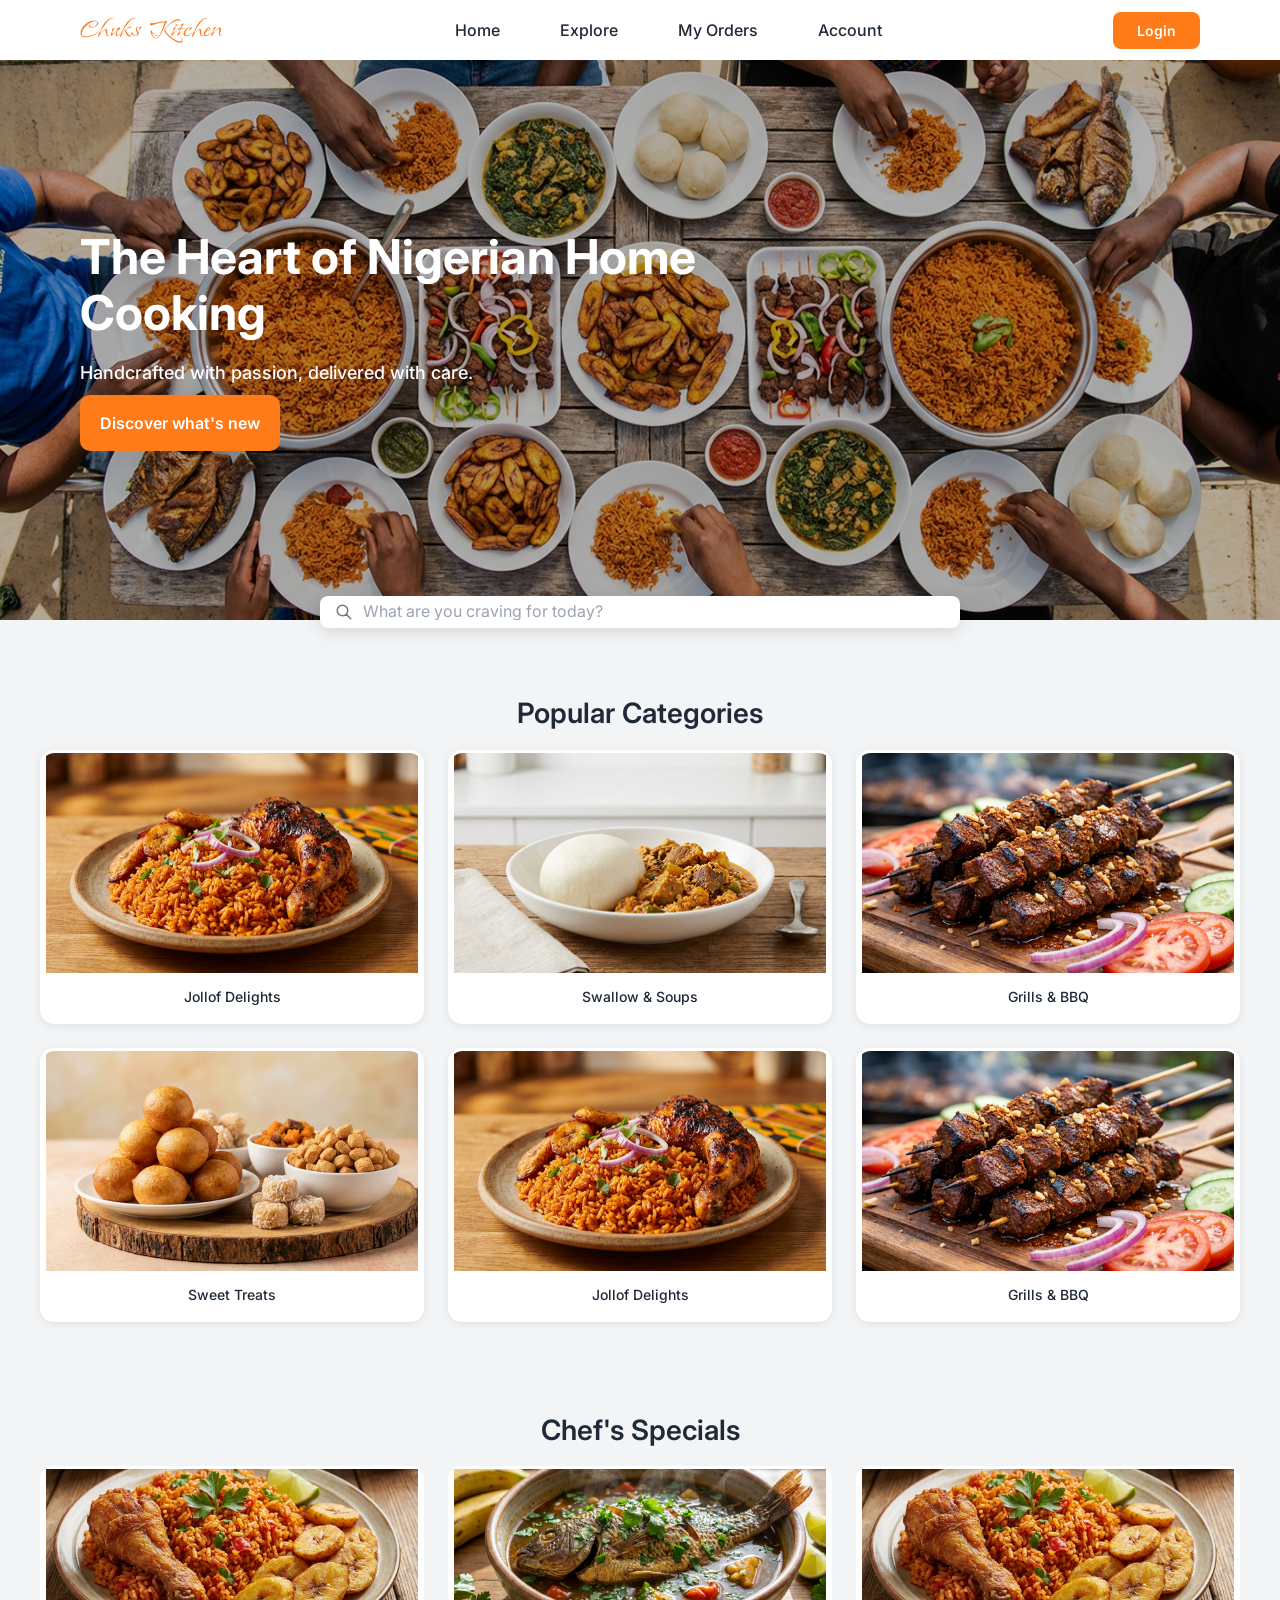
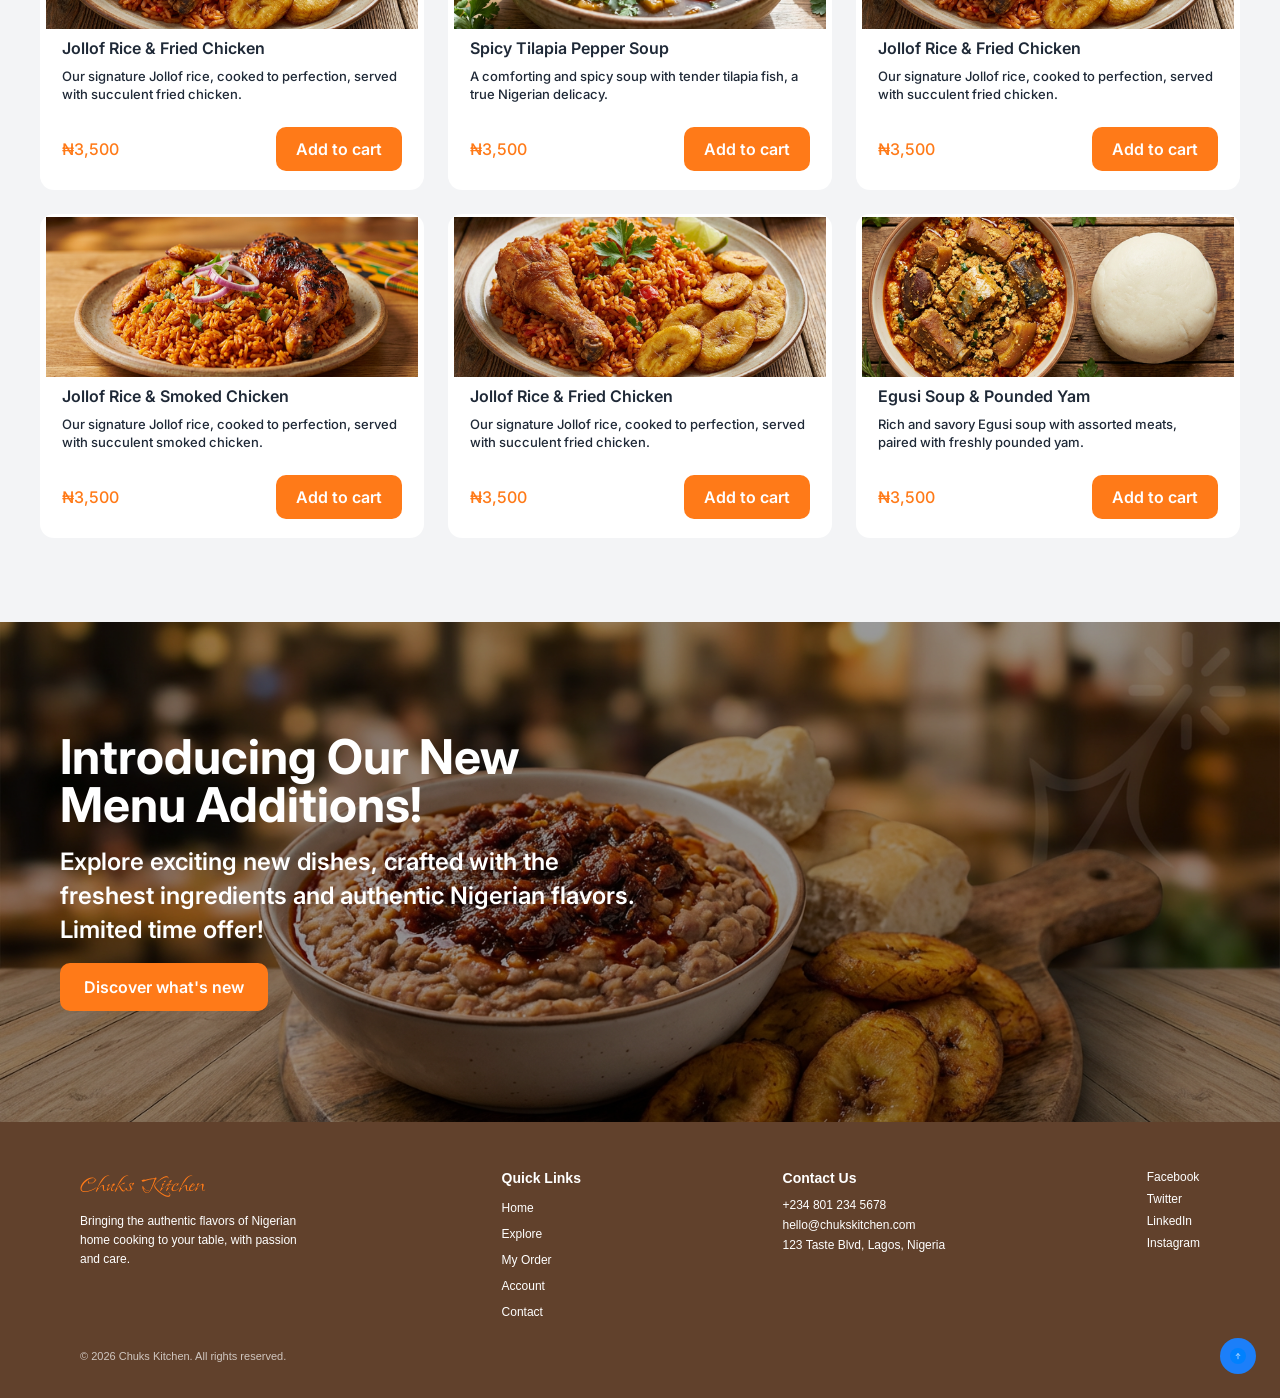
<file: Home_design/index.html>
<!DOCTYPE html>
<html lang="en">
<head>
    <meta charset="UTF-8">
    <meta name="viewport" content="width=device-width, initial-scale=1.0">
    <meta name="description" content="Order authentic Nigerian meals from Chuks Kitchen: jollof rice, soups and swallow, grills and BBQ, handcrafted with passion and delivered with care.">
    <meta property="og:type" content="website">
    <meta property="og:title" content="Chuks Kitchen | Authentic Nigerian Home Cooking, Delivered">
    <meta property="og:description" content="Order authentic Nigerian meals from Chuks Kitchen: jollof rice, soups and swallow, grills and BBQ, handcrafted with passion and delivered with care.">
    <meta property="og:url" content="https://home-chuks-kitchen.netlify.app/">

    <title>Chuks Kitchen | Authentic Nigerian Home Cooking, Delivered</title>
    <link rel="stylesheet" href="home.css">
    <link rel="canonical" href="https://home-chuks-kitchen.netlify.app/">

    <!-- FONTS -->
    <link rel="preconnect" href="https://fonts.googleapis.com">
    <link rel="preconnect" href="https://fonts.gstatic.com" crossorigin>
    <link href="https://fonts.googleapis.com/css2?family=Island+Moments&display=swap" rel="stylesheet">

    <link rel="preconnect" href="https://fonts.googleapis.com">
    <link rel="preconnect" href="https://fonts.gstatic.com" crossorigin>
    <link href="https://fonts.googleapis.com/css2?family=Inter:ital,opsz,wght@0,14..32,100..900;1,14..32,100..900&display=swap" rel="stylesheet">

</head>
<body>
    <main class="wrapper">

        <header class="logo">
            <h2>chuks kitchen</h2>
            <nav>
                <img src="assets/Menu-icon.svg" alt="Open menu" class="hamburger">
                <ul class="nav-links">
                    <li><a href="#">Home</a></li>
                    <li><a href="#">Explore</a></li>
                    <li><a href="#">My Orders</a></li>
                    <li><a href="#">Account</a></li>
                </ul>

            </nav>
            <button class="login-btn">Login</button>
        </header>

        <section class="hero">
            <picture>
                <source srcset="assets/img/hero-desktop.png" media="(min-width: 1024px)">
                <img src="assets/img/hero-mobile.png" alt="Table spread with Nigerian dishes including jollof rice, grilled meat and soups" class="hero-image">  
            </picture>
            
            <div class="hero-content">
                
                <h1>The Heart of Nigerian Home Cooking</h1>
                <p>Handcrafted with passion, delivered with care.</p>
                <button class="discover">Discover what's new</button>

            </div>

        </section>

        <div class="search-wrapper">
            
            <img class="search-icon" src="assets/search-icon.svg" alt="">
            <input type="search" name="search-box" class="search-box" placeholder="What are you craving for today?" aria-label="Search for a dish">
            
        </div>
        
        <section class="categories">
            <h2 class="categories-title">Popular Categories</h2>

            <div class="categories-list">

                <div class="category-card">
                    <img src="assets/img/jollof.png" alt="Jollof rice served with fried chicken">
                    <p>Jollof Delights</p>
                </div>

                <div class="category-card">
                    <img src="assets/img/swallow.png" alt="Swallow served with Nigerian soup">
                    <p>Swallow & Soups</p>
                </div>

                <div class="category-card">
                    <img src="assets/img/grills.png" alt="Grilled skewers and BBQ">
                    <p>Grills & BBQ</p>
                </div>

                <!-- DESKTOP ONLY CARDS -->
                
                <div class="category-card desktop-only">
                    <img src="assets/img/sweet-treats.png" alt="Sweet Treats">
                    <p>Sweet Treats</p>
                </div>

                <div class="category-card desktop-only">
                    <img src="assets/img/jollof.png" alt="Jollof rice served with fried chicken">
                    <p>Jollof Delights</p>
                </div>

                <div class="category-card desktop-only">
                    <img src="assets/img/grills.png" alt="Grilled skewers and BBQ">
                    <p>Grills & BBQ</p>
                </div>

            </div>

            <a href="#" class="view-all">View All Categories</a>

        </section>

        
        <section class="specials">
            <h2 class="specials-title">Chef's Specials</h2>

            <div class="specials-list">

                <div class="specials-card">
                    <img src="assets/img/jollof-&-fried-chicken.png" alt="Jollof rice served with fried chicken">
                    <h3>Jollof Rice & Fried Chicken</h3>
                    <p>Our signature Jollof rice, cooked to perfection, served with succulent fried chicken.</p>
                    <div class="order">
                        <span class="price">₦3,500</span>
                        <button class="add-to-cart-btn">Add to cart</button>
                    </div>
                </div>

                <div class="specials-card">
                    <img src="assets/img/pepper-soup.png" alt="spicy tilapia pepper soup in a bowl">
                    <h3>Spicy Tilapia Pepper Soup</h3>
                    <p>A comforting and spicy soup with tender tilapia fish, a true Nigerian delicacy.</p>
                    <div class="order">
                        <span class="price">₦3,500</span>
                        <button class="add-to-cart-btn">Add to cart</button>
                    </div>
                </div>

                <div class="specials-card">
                    <img src="assets/img/jollof-&-fried-chicken.png" alt="Jollof rice served with fried chicken">
                    <h3>Jollof Rice & Fried Chicken</h3>
                    <p>Our signature Jollof rice, cooked to perfection, served with succulent fried chicken.</p>
                    <div class="order">
                        <span class="price">₦3,500</span>
                        <button class="add-to-cart-btn">Add to cart</button>
                    </div>
                </div>

                <!-- DESKTOP ONLY CARDS -->
                
                <div class="specials-card desktop-only">
                    <img src="assets/img/jollof.png" alt="Jollof Rice & Smoked Chicken">
                    <h3>Jollof Rice & Smoked Chicken</h3>
                    <p>Our signature Jollof rice, cooked to perfection, served with succulent smoked chicken.</p>
                    <div class="order">
                        <span class="price">₦3,500</span>
                        <button class="add-to-cart-btn">Add to cart</button>
                    </div>
                </div>

                <div class="specials-card desktop-only">
                    <img src="assets/img/jollof-&-fried-chicken.png" alt="Jollof Rice & Fried Chicken">
                    <h3>Jollof Rice & Fried Chicken</h3>
                    <p>Our signature Jollof rice, cooked to perfection, served with succulent fried chicken.</p>
                    <div class="order">
                        <span class="price">₦3,500</span>
                        <button class="add-to-cart-btn">Add to cart</button>
                    </div>
                </div>

                <div class="specials-card desktop-only">
                    <img src="assets/img/egusi-soup.png" alt="Egusi Soup & Pounded Yam">
                    <h3>Egusi Soup & Pounded Yam</h3>
                    <p>Rich and savory Egusi soup with assorted meats, paired with freshly pounded yam.</p>
                    <div class="order">
                        <span class="price">₦3,500</span>
                        <button class="add-to-cart-btn">Add to cart</button>
                    </div>
                </div>

            </div>

            <a href="#" class="view-all">View All Specials</a>

        </section>

        <section class="promotion">
            <img src="assets/img/promotion-img.png" alt="beans and plantain meal" >

            <div class="promotion-content">
                <h2 class="promotion-title">Introducing Our New Menu Additions!</h2>
                <p>Explore exciting new dishes, crafted with the freshest ingredients and authentic Nigerian flavors. Limited time offer!</p>
                <button class="discover">Discover what's new</button>
            </div>
        </section>
        
    </main>

    <footer class="site-footer">
            <div class="footer-content">
                <div class="footer-brand">
                    <h2 class="footer-logo">Chuks Kitchen</h2>
                    <p>Bringing the authentic flavors of Nigerian home cooking to your table, with passion and care.</p>
                </div>
    
                <div class="footer-links">
                    <h3>Quick Links</h3>
                    <ul>
                        <li><a href="#">Home</a></li>
                        <li><a href="#">Explore</a></li>
                        <li><a href="#">My Order</a></li>
                        <li><a href="#">Account</a></li>
                        <li><a href="#">Contact</a></li>
                    </ul>
                </div>
    
                <div class="footer-contact">
                    <h3>Contact Us</h3>
                    <p>+234 801 234 5678</p>
                    <p>hello@chukskitchen.com</p>
                    <p>123 Taste Blvd, Lagos, Nigeria</p>
                </div>
    
                <div class="footer-social">
                    <a href="#">Facebook</a>
                    <a href="#">Twitter</a>
                    <a href="#">LinkedIn</a>
                    <a href="#">Instagram</a>
                </div>
            </div>
    
            <p class="footer-copyright">© 2026 Chuks Kitchen. All rights reserved.</p>
    
            <button class="scroll-top">
                <img src="assets/arrow-up.svg" alt="scroll to top">
            </button>
        </footer>
</body>
</html>
</file>
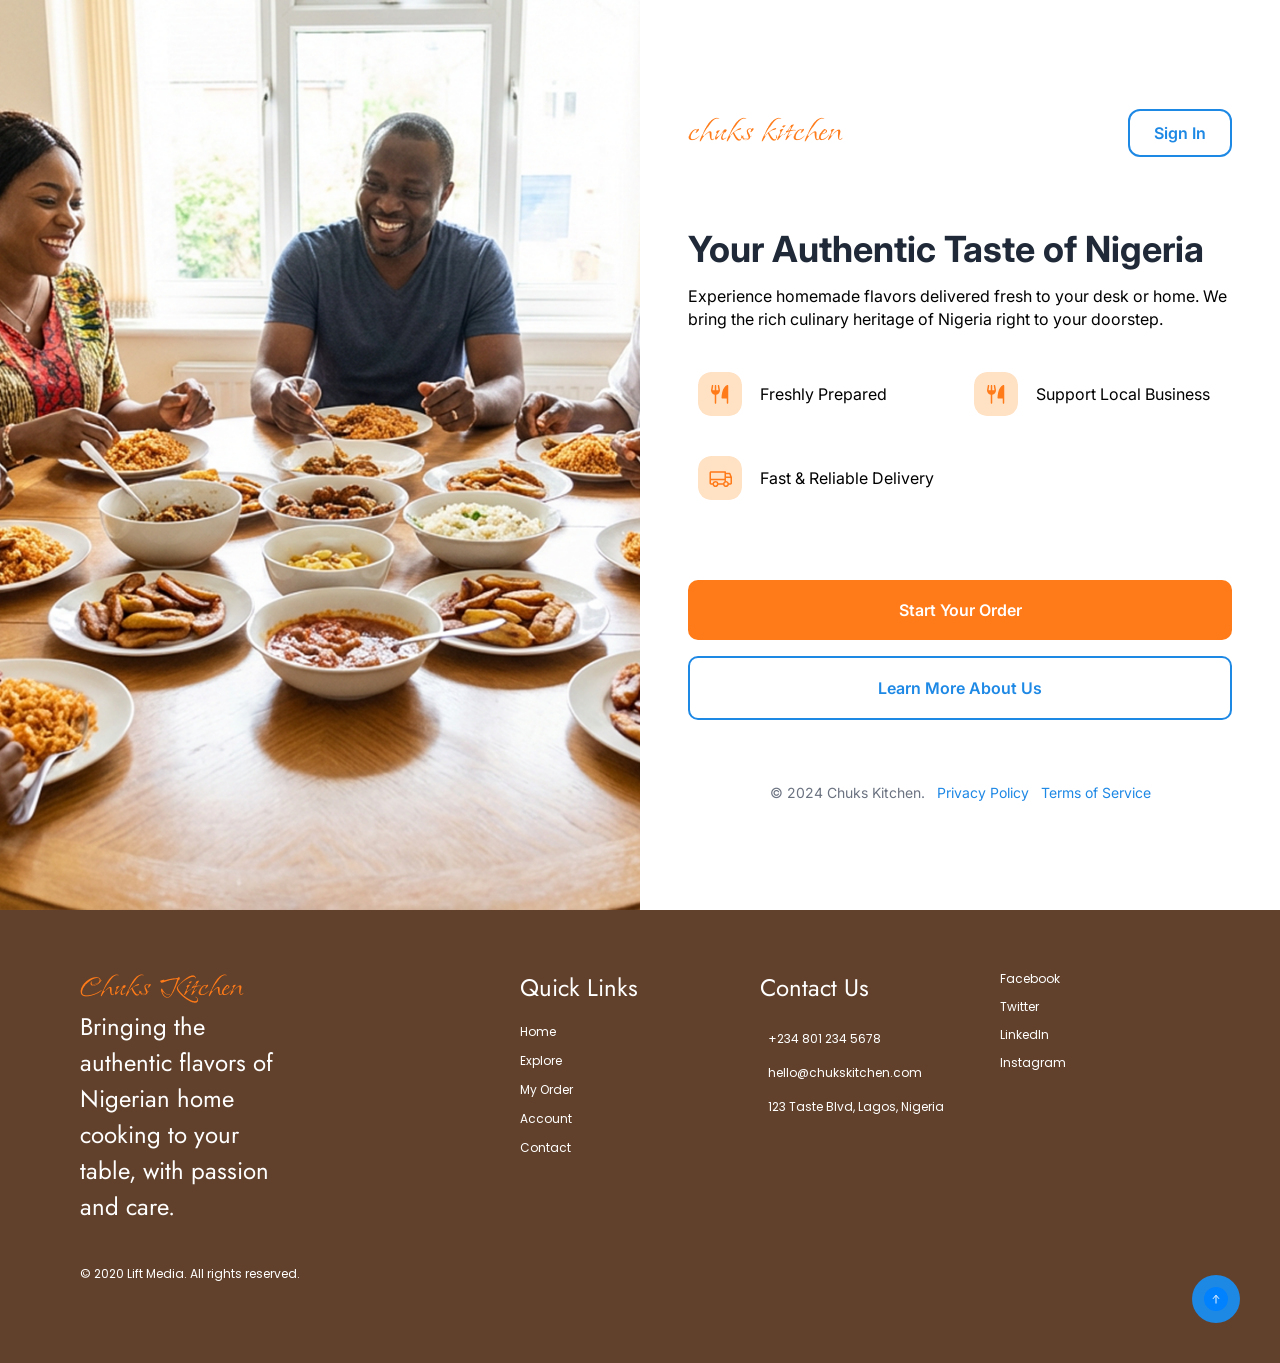
<file: Onboarding_design/index.html>
<!DOCTYPE html>
<html lang="en">
<head>
    <meta charset="UTF-8">
    <meta name="viewport" content="width=device-width, initial-scale=1.0">
    <title>Onboarding</title>

    <!-- <link rel="shortcut icon" href="favicon.ico" type="image/x-icon"> -->
    <link rel="stylesheet" href="styles.css">

    <!-- FONTS -->
    <link rel="preconnect" href="https://fonts.googleapis.com">
    <link rel="preconnect" href="https://fonts.gstatic.com" crossorigin>
    <link href="https://fonts.googleapis.com/css2?family=Island+Moments&display=swap" rel="stylesheet">

    <link rel="preconnect" href="https://fonts.googleapis.com">
    <link rel="preconnect" href="https://fonts.gstatic.com" crossorigin>
    <link href="https://fonts.googleapis.com/css2?family=Inter:ital,opsz,wght@0,14..32,100..900;1,14..32,100..900&display=swap" rel="stylesheet">

    <link rel="preconnect" href="https://fonts.googleapis.com">
    <link rel="preconnect" href="https://fonts.gstatic.com" crossorigin>
    <link href="https://fonts.googleapis.com/css2?family=Jost:ital,wght@0,100..900;1,100..900&display=swap" rel="stylesheet">

    <link rel="preconnect" href="https://fonts.googleapis.com">
    <link rel="preconnect" href="https://fonts.gstatic.com" crossorigin>
    <link href="https://fonts.googleapis.com/css2?family=Poppins:ital,wght@0,100;0,200;0,300;0,400;0,500;0,600;0,700;0,800;0,900;1,100;1,200;1,300;1,400;1,500;1,600;1,700;1,800;1,900&display=swap" rel="stylesheet">
</head>
<body>

    


    <main class="wrapper">
        <section class="hero">
            <img src="img/heroFood-img.png" alt="a plate of food">
        </section>

        <section class="content-wrapper">

            <div class="sign-in-wrapper">
                <h3 class="brand">chuks kitchen</h3>
                <button class="sign-in-btn">Sign In</button>
            </div>

            <article class="content">
                <h3 class="brand-mobile">chuks kitchen</h3>
                <h1>Your Authentic Taste of Nigeria</h1>
                <p>Experience homemade flavors delivered fresh to your desk or home. We bring the rich culinary heritage of Nigeria right to your doorstep.</p>
            </article>

            <div class="status-container">
                <div class="mobile-status">
                    <img src="img/cutlery.svg" alt="fork-knife" class="cutlery-icon"> 
                    <p class="food-status">freshly prepared</p>
                </div>

                <div class="mobile-status">
                    <img src="img/cutlery.svg" alt="fork-knife" class="cutlery-icon">
                    <p class="food-status">freshly prepared</p>
                </div>

                
                <div class="mobile-status">
                    <img src="img/cutlery.svg" alt="fork-knife" class="cutlery-icon"> 
                    <p class="food-status">freshly prepared</p>
                </div>
                
                <!-- desktop -->
                <div class="desktop-status">
                    <img src="img/cutlery.svg" alt="fork-knife" class="cutlery-icon"> 
                    <p class="food-status">freshly prepared</p>
                </div>

                <div class="desktop-status">
                    <img src="img/cutlery.svg" alt="fork-knife" class="cutlery-icon">
                    <p class="food-status">support local business</p>
                </div>

                <div class="desktop-status">
                    <img src="img/truck-icon.svg" alt="fork-knife" class="cutlery-icon"> 
                    <p class="food-status">fast & reliable delivery</p>
                </div>
            </div>

            <div class="cta-buttons">
                <button class="order-button">start your order</button>
                <button class="about-us">learn more about us</button>
            </div>

            <p class="desktop-copyright">© 2024 Chuks Kitchen. <a href="#">Privacy Policy</a> <a href="#">Terms of Service</a></p>

        </section>

    </main>

    <footer class="site-footer">
        <div class="footer-content">
            <div class="footer-brand">
                <h2 class="footer-logo">Chuks Kitchen</h2>
                <p>Bringing the authentic flavors of Nigerian home cooking to your table, with passion and care.</p>
            </div>

            <div class="footer-links">
                <h3>Quick Links</h3>
                <ul>
                    <li><a href="#">Home</a></li>
                    <li><a href="#">Explore</a></li>
                    <li><a href="#">My Order</a></li>
                    <li><a href="#">Account</a></li>
                    <li><a href="#">Contact</a></li>
                </ul>
            </div>

            <div class="footer-contact">
                <h3>Contact Us</h3>
                <p>+234 801 234 5678</p>
                <p>hello@chukskitchen.com</p>
                <p>123 Taste Blvd, Lagos, Nigeria</p>
            </div>

            <div class="footer-social">
                <a href="#">Facebook</a>
                <a href="#">Twitter</a>
                <a href="#">LinkedIn</a>
                <a href="#">Instagram</a>
            </div>
        </div>

        <p class="footer-copyright">© 2020 Lift Media. All rights reserved.</p>

        <button class="scroll-top">
            <img src="img/arrow-up.svg" alt="scroll to top">
        </button>
    </footer>

</body>
</html>
</file>
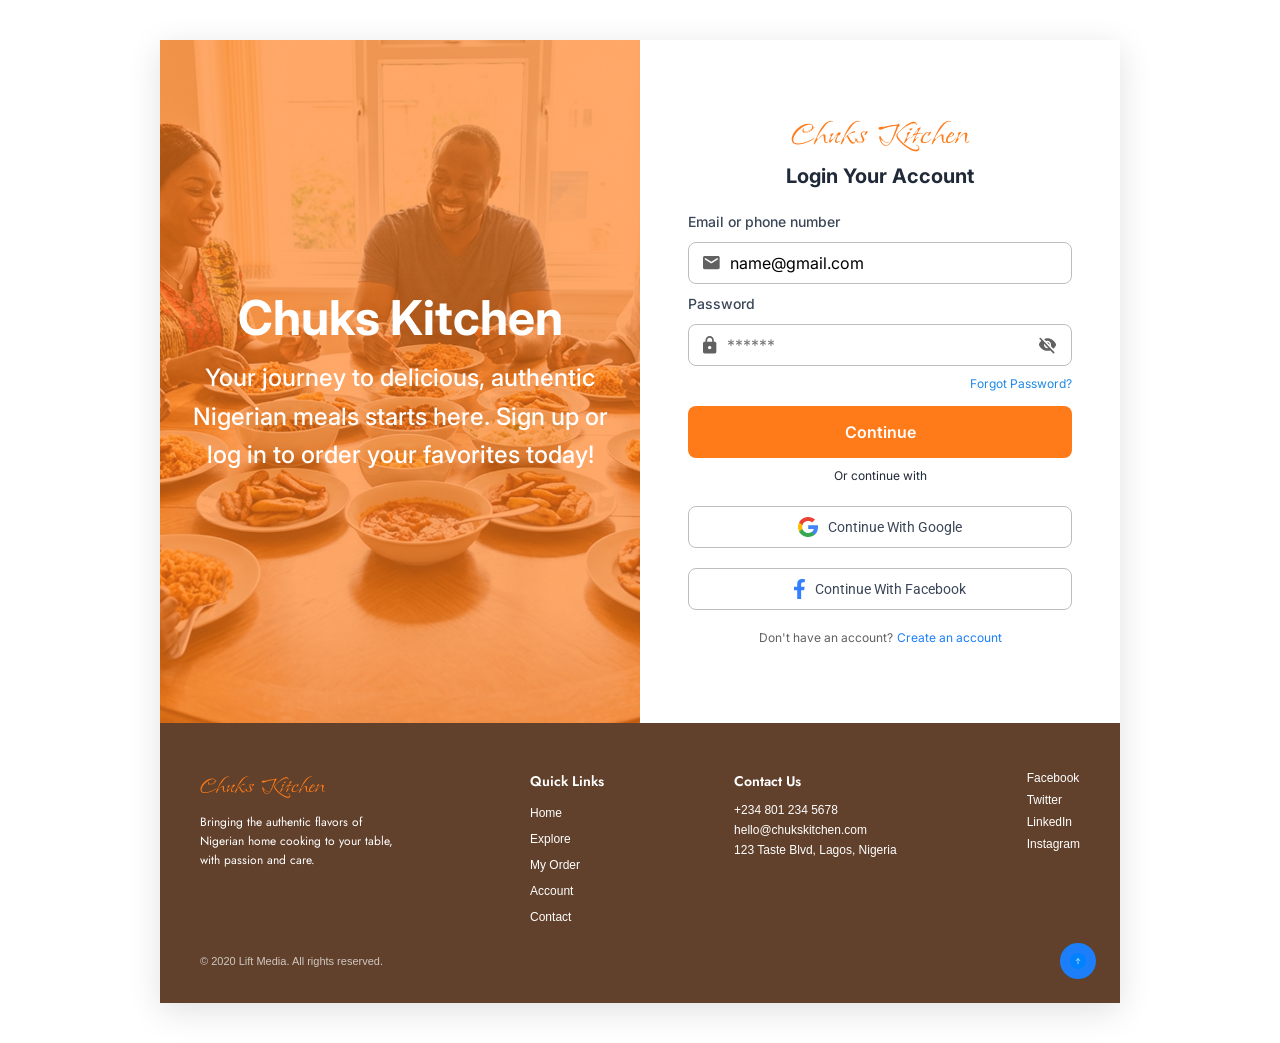
<file: Sign-in_design/index.html>
<!DOCTYPE html>
<html lang="en">
<head>

    <meta charset="UTF-8">
    <meta name="viewport" content="width=device-width, initial-scale=1.0">
    <title>Sign-in</title>
    <link rel="stylesheet" href="styles.css">

    <!-- FONTS -->
    <link rel="preconnect" href="https://fonts.googleapis.com">
    <link rel="preconnect" href="https://fonts.gstatic.com" crossorigin>
    <link href="https://fonts.googleapis.com/css2?family=Island+Moments&display=swap" rel="stylesheet">

    <link rel="preconnect" href="https://fonts.googleapis.com">
    <link rel="preconnect" href="https://fonts.gstatic.com" crossorigin>
    <link href="https://fonts.googleapis.com/css2?family=Inter:ital,opsz,wght@0,14..32,100..900;1,14..32,100..900&display=swap" rel="stylesheet">

    <link rel="preconnect" href="https://fonts.googleapis.com">
    <link rel="preconnect" href="https://fonts.gstatic.com" crossorigin>
    <link href="https://fonts.googleapis.com/css2?family=Roboto:ital,wght@0,100..900;1,100..900&display=swap" rel="stylesheet">

    <link rel="preconnect" href="https://fonts.googleapis.com">
    <link rel="preconnect" href="https://fonts.gstatic.com" crossorigin>
    <link href="https://fonts.googleapis.com/css2?family=Jost:ital,wght@0,100..900;1,100..900&display=swap" rel="stylesheet">

</head>
<body>
    <div class="page-container">
        
        <main class="main-wrapper">
    
            <section class="hero-desktop">
                <img src="assets/hero-desktop-img.png" alt="hero-desktop">
                <div class="hero-overlay">
                    <h2 class="hero-title">Chuks Kitchen</h2>
                    <p class="hero-subtitle">Your journey to delicious, authentic Nigerian meals starts here. Sign up or log in to order your favorites today!</p>
                </div>
            </section>
    
            <div class="wrapper">
    
                <h3>chuks kitchen</h3>
                <h2>login your account</h2>
            
                <p class="input1-label">Email or phone number</p>
    
                <div class="input1">
                    <img src="assets/mail-icon.svg" alt="mail">
                    <input type="text" name="emailOrPhone" id="contact" placeholder="name@gmail.com">
                </div>
                
                <p class="input2-label">Password</p>
                <div class="input2">
                    <img src="assets/lock-icon.svg" alt="lock" class="lock">
                    <input type="password" name="password" id="password" placeholder="******">
                    <img src="assets/view-icon.svg" alt="view" class="view">
                </div>
                
                <a class="forgot-pass" href="#">forgot password?</a>
                
                <button class="continue-btn">continue</button>
            
                <p class="or-continue">Or continue with</p>  
            
                <a class="G-icon" href="#"> 
                    <img src="assets/google-icon.svg" alt="google">
                    continue with google
                </a>
            
                <a class="F-icon" href="#"> 
                    <img src="assets/facebook-icon.svg" alt="facebook">
                    continue with facebook
                </a>
            
                <p class="sign-up">Don't have an account? <a href="#">Create an account</a></p>
    
            </div>
    
        </main>
    
        <footer class="site-footer">
            <div class="footer-content">
                <div class="footer-brand">
                    <h2 class="footer-logo">Chuks Kitchen</h2>
                    <p>Bringing the authentic flavors of Nigerian home cooking to your table, with passion and care.</p>
                </div>
    
                <div class="footer-links">
                    <h3>Quick Links</h3>
                    <ul>
                        <li><a href="#">Home</a></li>
                        <li><a href="#">Explore</a></li>
                        <li><a href="#">My Order</a></li>
                        <li><a href="#">Account</a></li>
                        <li><a href="#">Contact</a></li>
                    </ul>
                </div>
    
                <div class="footer-contact">
                    <h3>Contact Us</h3>
                    <p>+234 801 234 5678</p>
                    <p>hello@chukskitchen.com</p>
                    <p>123 Taste Blvd, Lagos, Nigeria</p>
                </div>
    
                <div class="footer-social">
                    <a href="#">Facebook</a>
                    <a href="#">Twitter</a>
                    <a href="#">LinkedIn</a>
                    <a href="#">Instagram</a>
                </div>
            </div>
    
            <p class="footer-copyright">© 2020 Lift Media. All rights reserved.</p>
    
            <button class="scroll-top">
                <img src="assets/arrow-up.svg" alt="scroll to top">
            </button>
        </footer>

    </div>

</body>
</html>
</file>
<file: Home_design/home.css>
*{
    margin: 0;
    padding: 0;
    box-sizing: border-box;
}

body{
    background-color: #F0F0F0;
}

button{
    cursor: pointer;
}

.wrapper{
    background-color: #F3F4F6;
    display: flex;
    flex-direction: column;
    max-width: 400px;
    width: 100%;
    margin: 0 auto;
    min-height: 100vh;
}

header.logo{
    background-color:#FFFFFF ;
    display: flex;
    align-items: center;
    justify-content: space-between;
    width: 100%;
    height: 40px;
    padding: 0 20px;
}

header.logo h2{
    color: #FF7A18;
    font-family: "Island Moments", cursive;
    font-size: 24px;
    font-weight: 400;
    text-transform: capitalize;
}

section.hero{
    display: flex;
    flex-direction: column;
    justify-content: center;
    width: 100%;
    min-height: 400px; 
    background-position: center;  
    position: relative;
    
}

section.hero img{
    display: block;
    width: 100%;
    filter: brightness(70%) 
    /* the above darkens the image slightly */
}

.hero-content{
    width: 90%;
    position: absolute;
    top: 45%;
    left: 50%;
    transform: translate(-52%, -70%);
    margin-top: 45px;
}

.hero-content h1{
    color: #FFFFFF;
    font-family: "Inter", sans-serif;
    font-weight: 700;
    font-size: 32px;
    line-height: 40px;
    margin-bottom: 10px;
}

.hero-content p{
    color: rgba(255, 255, 255, 1);
    font-family: "Inter", sans-serif;
    font-weight: 500;
    font-size: 16px;
    line-height: 24px;
    padding: 10px 0;
    
}

.hero-content button{
    color: #FFFFFF;
    background-color: #FF7A18;
    font-family: "Inter", sans-serif;
    font-weight: 600;
    font-size: 16px;
    line-height: 24px;
    padding: 16px 20px;
    border: none;
    border-radius: 10px;
}

.search-wrapper{
    display: flex;
    align-items: center;
    gap: 10px;
    background-color: #FFFFFF;
    border-radius: 8px;
    padding: 7px 15px;
    box-shadow: 0 4px 16px rgba(0, 0, 0, 0.12);
    width: 90%;
    margin: -20px auto 0 auto;
    position: relative;
    z-index: 10;
}

.search-wrapper input.search-box{
    border: none;
    outline: none;
    width: 100%;
    background: transparent;
    
}

.search-wrapper input.search-box::placeholder{
    color: #9CA3AF;
    font-family: "Inter", sans-serif;
    font-weight: 400;
    font-size: 16px;
}

input.search-box::-webkit-search-cancel-button{
    -webkit-appearance: none;
    appearance: none;
}

.search-wrapper img.search-icon{
    width: 18px;
    height: 18px;
    color: #807373;
    flex-shrink: 0;
}

.categories {
    display: flex;
    flex-direction: column;
    align-items: center;
    gap: 20px;
    padding: 24px 16px;
}

.categories-title {
    font-family: "Inter", sans-serif;
    font-weight: 600;
    font-size: 24px;
    color: #1F2937;
    text-align: center;
    margin-top: 40px;
}

.categories-list {
    display: flex;
    flex-direction: column;
    gap: 20px;
    width: 100%;
}


.category-card {
    background-color: #FFFFFF;
    border-radius: 14px;
    box-shadow: 0 2px 8px rgba(0, 0, 0, 0.08);
    overflow: hidden; /* keeps image within rounded corners, so we don't need to set border-radius to the image itself */
    width: 100%;
    padding: 3px 6px; /* This creates the space around the image within the card */
}


.category-card img {
    width: 100%;
    height: 200px;
    object-fit: cover;
    display: block;
}
    
.category-card p {
    text-align: center;
    font-family: "Inter", sans-serif;
    font-weight: 500;
    font-size: 14px;
    color: #1F2937;
    padding: 14px 0;
    line-height: 20px;
}

.view-all {
    font-family: "Inter", sans-serif;
    font-weight: 400;
    font-size: 16px;
    line-height:140%;
    color: #1E88E5;
    text-decoration: none;
    text-align: center;
}

.specials {
    display: flex;
    flex-direction: column;
    gap: 20px;
    padding: 80px 16px;
}
    
.specials-title {
    font-family: "Inter", sans-serif;
    font-weight: 600;
    font-size: 24px;
    line-height: 32px;
    color: #1F2937;
    text-align: center;
    margin-top: 20px;
}
    
.specials-list {
    display: flex;
    flex-direction: column;
    gap: 32px;
}
    
.specials-card {
    background-color: #FFFFFF;
    display: flex;
    flex-direction: column;
    gap: 8px;
    border-radius: 14px;
    overflow: hidden;
    padding: 3px 6px; /* This creates the space around the image within the card */
    
}

.specials-card img {
    width: 100%;
    height: 200px;
    object-fit: cover;
    display: block;
}
    
.specials-card h3 {
    font-family: "Inter", sans-serif;
    font-weight: 600;
    font-size: 24px;
    line-height: 34px;
    color: #1F2937;

}

.specials-card p {
    font-family: "Inter", sans-serif;
    font-weight: 500;
    font-size: 16px;
    color: #1F2937;
    line-height: 24px;
}

.specials-card h3, .specials-card p {
    padding: 0 16px;
}

.order {
    display: flex;
    align-items: center;
    justify-content: space-between;
    padding: 20px 20px 40px;
}

.price {
    font-family: "Inter", sans-serif;
    font-weight: 500;
    font-size: 16px;
    line-height: 24px;
    color: #FF7A18;
}
    
.add-to-cart-btn {
    background-color: #FF7A18;
    color: #FFFFFF;
    font-family: "Inter", sans-serif;
    font-weight: 600;
    font-size: 16px;
    line-height: 24px;
    padding: 10px 20px;
    border: none;
    border-radius: 10px;
} 

.promotion {
    position: relative;
    width: 100%;
    margin-top: 80px;
}
.promotion img {
    width: 100%;
    height: 400px;
    object-fit: cover;
    display: block;
    filter: brightness(60%);
}
    
.promotion-content {
    position: absolute;
    top: 0;
    left: 0;
    width: 100%;
    height: 100%;
    display: flex;
    flex-direction: column;
    justify-content: center;
    padding: 60px 28px;
    gap: 12px;
    }
    
.promotion-title {
    color: #FFFFFF;
    font-family: "Inter", sans-serif;
    font-weight: 700;
    font-size: 32px;
    line-height: 40px;
}

.promotion-content p {
    color: #FFFFFF;
    font-family: "Inter", sans-serif;
    font-weight: 600;
    font-size: 20px;
    line-height: 28px;
}
    
.promotion-content .discover {
    color: #FFFFFF;
    background-color: #FF7A18;
    font-family: "Inter", sans-serif;
    font-weight: 600;
    font-size: 16px;
    padding: 14px 24px;
    border: none;
    border-radius: 10px;
    cursor: pointer;
    align-self: flex-start;
}

.nav-links {
    display: none;
}

.login-btn {
    display: none;
}

.site-footer{
    display: none;
}

.desktop-only {
    display: none;
}





/******************* CSS MEDIA QUERIES ******************/

/* DESKTOP */

@media (min-width: 1024px) {

    body {
        background-color: #F0F0F0;
    }

    /* MAIN WRAPPER */
    .wrapper {
        max-width: 100%;
        width: 100%;
    }

    /* HEADER */
    header.logo {
        height: 60px;
        padding: 0 80px;
    }

    header.logo h2 {
        font-size: 32px;
    }

    header.logo nav img {
        display: none; 
    }

    .hamburger {
        display: none;
    }

    .nav-links {
        display: flex;
        list-style: none;
        gap: 60px;
    }

    .nav-links li a {
        font-family: "Inter", sans-serif;
        font-size: 16px;
        font-weight: 500;
        color: #1F2937;
        text-decoration: none;
    }

    .login-btn {
        display: block;
        background-color: #FF7A18;
        color: #FFFFFF;
        font-family: "Inter", sans-serif;
        font-weight: 600;
        font-size: 14px;
        padding: 10px 24px;
        border: none;
        border-radius: 8px;
        cursor: pointer;
    }

    /* HERO */
    section.hero {
        min-height: 560px;
    }

    section.hero img {
        width: 100%;
        height: 560px;
        object-fit: cover;
    }

    .hero-content {
        width: 50%;
        top: 50%;
        left: 80px;
        transform: translateY(-50%);
        margin-top: 0;
    }

    .hero-content h1 {
        font-size: 48px;
        line-height: 56px;
    }

    .hero-content p {
        font-size: 18px;
    }

    /* SEARCH */

    .desktop-only {
        display: block;
    }

    .search-wrapper {
        width: 50%;
        margin: -24px auto 0 auto;
    }

    /* CATEGORIES */
    .categories {
        padding: 48px 40px;
    }

    .categories-title {
        margin-top: 20px;
        font-size: 28px;
    }

    .categories-list {
        display: grid;
        grid-template-columns: repeat(3, 1fr);
        gap: 24px;
    }

    .category-card {
        display: flex;
        flex-direction: column;
        padding: 3px 6px;
    }

    .category-card img {
        height: 220px;
    }

    .view-all{
        display: none;
    }

    /* SPECIALS */
    .specials {
        padding: 24px 40px;
    }

    .specials-title {
        font-size: 28px;
        margin-top: 20px;
    }

    .specials-list {
        display: grid;
        grid-template-columns: repeat(3, 1fr);
        gap: 24px;
    }

    .specials-card {
        display: flex;
        flex-direction: column;
        padding: 3px 6px;
    }

    .specials-card .order {
        margin-top: auto;
        padding: 16px;
    }

    .specials-card img {
        height: 160px;
    }

    .specials-card h3 {
        font-size: 16px;
        line-height: 22px;
    }

    .specials-card p {
        font-size: 13px;
        line-height: 18px;
    }

    /* PROMOTION */
    .promotion {
        margin-top: 60px;
    }

    .promotion img {
        height: 500px;
    }

    .promotion-content {
        width: 55%;
        padding: 0 60px;
        justify-content: center;
        gap: 16px;
    }

    .promotion-title {
        font-size: 48px;
        line-height: 48px;
    }

    .promotion-content p {
        font-size: 24px;
        line-height: 34px;
    }

    /* FOOTER */
    .site-footer {
        display: block;
        background-color: #61412C;
        padding: 48px 80px 36px;
        position: relative;
    }

    .footer-content {
        display: flex;
        flex-direction: row;
        justify-content: space-between;
        align-items: flex-start;
        gap: 40px;
    }

    .footer-brand {
        max-width: 220px;
    }

    .footer-logo {
        font-family: "Island Moments", cursive;
        font-size: 28px;
        color: #FF7A18;
        font-weight: 400;
        margin-bottom: 10px;
    }

    .footer-brand p {
        font-family: "Jost", sans-serif;
        font-size: 12px;
        color: #ffffff;
        line-height: 1.6;
    }

    .footer-links h3,
    .footer-contact h3 {
        font-family: "Jost", sans-serif;
        font-size: 14px;
        font-weight: 600;
        color: #ffffff;
        margin-bottom: 12px;
    }

    .footer-links ul {
        list-style: none;
        display: flex;
        flex-direction: column;
        gap: 8px;
    }

    .footer-links ul li a {
        font-family: "Poppins", sans-serif;
        font-size: 12px;
        color: #ffffff;
        text-decoration: none;
    }

    .footer-contact p {
        font-family: "Poppins", sans-serif;
        font-size: 12px;
        color: #ffffff;
        margin-bottom: 6px;
    }

    .footer-social {
        display: flex;
        flex-direction: column;
        gap: 8px;
    }

    .footer-social a {
        font-family: "Poppins", sans-serif;
        font-size: 12px;
        color: #ffffff;
        text-decoration: none;
    }

    .footer-copyright {
        font-family: "Poppins", sans-serif;
        font-size: 11px;
        color: #ffffff;
        margin-top: 30px;
        opacity: 0.7;
    }

    .scroll-top {
        position: absolute;
        bottom: 24px;
        right: 24px;
        background-color: #1C7FF9;
        border: none;
        border-radius: 50%;
        width: 36px;
        height: 36px;
        display: flex;
        align-items: center;
        justify-content: center;
        cursor: pointer;
    }

    .scroll-top img {
        width: 16px;
        height: 16px;
    }
}
</file>
<file: Onboarding_design/styles.css>
*{
    margin: 0;
    padding: 0;
    box-sizing: border-box;
}

body{
    background-color: #F0F0F0;
}

main.wrapper{
    background-color: #FFFFFF;
    display: flex;
    flex-direction: column;
    gap: 21px;
    margin: 0 auto;
    max-width: 400px;
    min-height: unset;
    padding: 32px 16px ;
    
}

section.hero{
    display: flex;
    flex-direction: column;

}

section.hero img{
    display: block;
    width: 100%;
    height: auto;
    margin-bottom: 20px;
}

div.sign-in-wrapper {
    display: flex;
    justify-content: flex-end;
}

.sign-in-wrapper .sign-in-btn{
    color: #1E88E5;
    background-color: #FFFFFF;
    align-self: flex-end;
    padding: 12px 24px;
    border-radius: 12px;
    border: 2px solid  #1E88E5;
    font-family: "Inter", sans-serif;
    font-weight: 600;
    font-size: 16px;
}

section.content-wrapper {
    display: flex;
    flex-direction: column;
    align-items: stretch;
    
}

.content-wrapper .content h1{
    font-family: "Inter", sans-serif;
    font-weight: 700;
    font-size: 32px;
    color: hsl(215, 28%, 17%);
    padding: 16px 0;
    line-height: 40px;
    
}

.content-wrapper .content p{
    font-family: "Inter", sans-serif;
    font-size: 16px;
    font-weight: 400;
    line-height: 140%;
    padding-bottom: 10px ;
}

.status-container{
    width: 100%;
}

.status-container .mobile-status{
    display: flex;
    align-items: center;
    background-color: #F3F4F6;
    margin: 10px 0px;
    padding: 6px 10px;
    border-radius: 8px;
}

.status-container .mobile-status .cutlery-icon{
    width: 44px;
    height: 44px;
    margin-right: 10px;
    border-radius: 13px;
}

.status-container .mobile-status .food-status{
    font-family: "Inter", sans-serif;
    font-size: 16px;
    line-height: 24px;
    text-transform: capitalize;

}

.cta-buttons {
    display: flex;
    flex-direction: column;
    gap: 12px;
    width: 100%;
    margin-top: 3rem;
}

.order-button,
.about-us{
    font-family: "Inter", sans-serif;
    font-size: 16px;
    font-weight: 600;
    line-height: 24px;
    border-radius: 10px;
    text-transform: capitalize;
    width: 100%;
    padding: 18px 0;
}

.order-button{
    color: #FFFFFF;
    background-color: #FF7A18;
    border: none;
}

.about-us{
    color: #1E88E5;
    background-color: #FFFFFF;
    border: 2px solid  #1E88E5;
}

.site-footer{
    display: none;
}

.desktop-copyright{
    display: none;
}

.sign-in-wrapper h3 {
    display: none;
}

.sign-in-wrapper {
    display: flex;
    justify-content: flex-end;
}

.desktop-copyright {
    display: none;
}

.sign-in-wrapper h3.brand {
    display: none;
}

.content .brand-mobile {
    display: block;
    font-family: "Island Moments", cursive;
    font-size: 40px;
    font-weight: 400;
    line-height: 40px;
    text-align: center;
    color: #FF7A18;
    text-transform: capitalize;
    margin-top: 50px;
}

.status-container .desktop-status{
    display: none;
}




/******* CSS MEDIA QUERIES *******/

/* DESKTOP */

@media (min-width: 1024px) {
    body {
        display: flex;
        flex-direction: column;
        min-height: 100vh;
        width: 100%;
    }

    main.wrapper {
        max-width: 100%;
        flex-direction: row;
        padding: 0;
        gap: 0;
        min-height: 100vh;
        width: 100%;
    }

    section.hero {
        width: 50%;
        min-height: 100vh;
        flex-shrink: 0;
        overflow: hidden;
    }

    section.hero img {
        content: url(img/desktop--hero-img.png);
        width: 100%;
        height: 100%;
        object-fit: cover;
        object-position: center;
        margin-bottom: 0;
    }

    div.sign-in-wrapper {
        display: flex;
        justify-content: space-between;
        align-items: center;
        margin-bottom: 40px; 
    }

    section.content-wrapper {
        width: 50%;
        padding: 60px 48px; 
        display: flex;
        flex-direction: column;
        justify-content: center;
        gap: 16px;
        min-height: 100vh;
        position: sticky;
        top: 0;
    }

    .content-wrapper .content h1 {
        font-size: 36px;
    }

    .status-container {
        display: grid;
        grid-template-columns: 1fr 1fr;
        gap: 8px;
    }

    .status-container .desktop-status {
        background-color: transparent;
        padding: 0;
        gap: 8px;
    }

    .status-container .deskto-status:last-child {
        grid-column: 1;
    }

            
    .status-container .desktop-status{
        display: flex;
        align-items: center;
        margin: 10px 0px;
        padding: 6px 10px;
        border-radius: 8px;
    }

    .status-container .mobile-status{
        display: none;
    }

    .status-container .desktop-status .cutlery-icon{
        width: 44px;
        height: 44px;
        margin-right: 10px;
        border-radius: 13px;
    }

    .status-container .desktop-status .food-status{
        font-family: "Inter", sans-serif;
        font-size: 16px;
        line-height: 24px;
        text-transform: capitalize;

    }

    .cta-buttons {
        gap: 16px;
    }

    .desktop-copyright {
        display: block;
        font-family: "Inter", sans-serif;
        font-size: 14px;
        color: #6B7280;
        padding-top: 24px;
        text-align: center;
        margin-top: 24px
        
    }

    .desktop-copyright a {
        color: #1E88E5;
        text-decoration: none;
        margin-left: 8px;
    }

    .site-footer {
        display: block;
        background-color: #61412C;
        padding: 60px 80px 40px;
        position: relative;
        width: 100%;
        
    }

    .footer-content {
        display: grid;
        grid-template-columns: 2fr 1fr 1fr 1fr;
        gap: 40px;
        margin-bottom: 40px;
    }

    .footer-logo {
        font-family: "Island Moments", cursive;
        font-size: 37px;
        font-weight: 400;
        line-height: 37px;
        color: #FF7A18;
        margin-bottom: 2px;
    }

    .footer-brand p { 
        color: #FFFFFF;
        font-family: "Jost", sans-serif;
        font-size: 24px;
        font-weight: 400;
        line-height: 36px;
        width: 50%;
    }

    .footer-links h3,
    .footer-contact h3 {
        font-family: "Jost", sans-serif;
        font-size: 24px;
        font-weight: 400;
        line-height: 36px;
        color: #FFFFFF;
        margin-bottom: 16px;
    }

    .footer-links ul {
        list-style: none;
        display: flex;
        flex-direction: column;
        gap: 10px;
    }

    .footer-links ul li a {
        color: #FFFFFF;
        text-decoration: none;
        font-size: 14px;
    }

    .footer-contact p{
        padding: 8px;
    }

    .footer-social {
        display: flex;
        flex-direction: column;
        gap: 10px;
    }

    .footer-social a {
        text-decoration: none;
    }

    .footer-links ul li a,
    .footer-contact p,
    .footer-social a{
        font-family: "Poppins", sans-serif;
        font-size: 12px;
        font-weight: 400;
        color: #FFFFFF;

    }

    .footer-copyright {
        color: #FFFFFF;
        font-family: "Poppins", sans-serif;
        font-size: 12px;
        font-weight: 400;
        margin-bottom: 40px;
    }

    .scroll-top {
        position: absolute;
        bottom: 40px;
        right: 40px;
        background-color: #1E88E5;
        border: none;
        border-radius: 50%;
        width: 48px;
        height: 48px;
        cursor: pointer;
        display: flex;
        align-items: center;
        justify-content: center;
        padding: 12px;
    }

    .scroll-top img {
        width: 100%;
        height: 100%;
    }

    .sign-in-wrapper h3 {
        display: block;
        font-family: "Island Moments", cursive;
        font-size: 32px;
        font-weight: 400;
        color: #FF7A18;
    }

    .sign-in-wrapper h3.brand {
        display: block;
        font-family: "Island Moments", cursive;
        font-size: 40px;
        font-weight: 400;
        color: #FF7A18;
    }

    .content .brand-mobile {
        display: none;
    }

}
</file>
<file: Sign-in_design/styles.css>
*{
    margin: 0;
    padding: 0;
    box-sizing: border-box;
}

body{
    background-color: #F0F0F0;
    min-height: 100vh;
    display: flex;
    justify-content: center;
    align-items: center;
}

section.hero-desktop{
    display: none;
}

.wrapper{
    background-color: white;
    width: 100%;
    max-width: 400px;
    padding: 30px;
}

.wrapper h3{
    font-family: "Island Moments", cursive;
    font-size: 40px;
    font-weight: 400;
    line-height: 40px;
    text-align: center;
    color: #FF7A18;
    text-transform: capitalize;
}

.wrapper h2{
    font-family: "Inter", sans-serif;
    font-weight: 700;
    font-size: 24px;
    color: hsl(215, 28%, 17%);
    line-height: 40px;
    text-align: center;
    text-transform: capitalize;
}

p.input1-label, p.input2-label{
    font-family: "Inter", sans-serif;
    font-weight: 500;
    font-size: 14px;
    color: #3B4758;
    line-height: 20px;
}

.input1, .input2{
    display: flex;
    align-items: center;
    background-color: #FFFFFF;
    padding: 10px 14px;
    margin: 10px 0;
    border-radius: 8px;
    border: 1px solid #BDBDBD;
}

.input1 img{
    margin-right: 10px;
}

.input1 #contact, .input2 #password{
    border: none;
    outline: none;
    width: 100%;
    font-family: "Inter", sans-serif;
    font-size: 16px;
    color: #3B4758;
}

.input1 #contact::placeholder{
    color: #000000;
    font-family: "Inter", sans-serif;
    font-weight: 400;
    font-size: 16px;
    line-height: 140%;
    letter-spacing: -2%;
}

.input2 #password{
    margin-left: 10px;
}

.forgot-pass {
    display: flex;
    align-items: center;
    justify-content:right;
    color: #1E88E5;
    text-decoration: none;
    font-family: "Inter", sans-serif;
    font-weight: 400;
    font-size: 12px;
    line-height: 16px;
    text-transform: capitalize;
    margin-bottom: 14px;

}

.continue-btn{
    color: #FFFFFF;
    background-color: #FF7A18;
    border: none;
    border-radius: 10px;
    padding: 18px 120px;
    font-family: "Inter", sans-serif;
    font-weight: 600;
    font-size: 16px;
    line-height: 24px;
    text-transform: capitalize;
    display: flex;
    align-items: center;
    justify-self: stretch;
}

.or-continue{
    display: flex;
    align-items: center;
    justify-content: center;
    padding: 12px;
    padding-top: 0px;
    gap: 20px;
    margin: 10px;
    font-family: "Inter", sans-serif;
    font-weight: 400;
    font-size: 12px;
    line-height: 16px;
    color: #1F2937;
} 

.G-icon, .F-icon{
    font-family: "Roboto", sans-serif;
    font-weight: 400;
    font-size: 14px;
    color: #3B4758;
    display: flex;
    align-items: center;
    justify-content: center;
    text-decoration: none ;
    padding: 10px;
    border-radius: 8px;
    border: 1px solid #BDBDBD;
    text-transform: capitalize;
}

.F-icon{
    margin: 20px 0px;
}

.G-icon img, .F-icon img{
    margin-right: 10px;
}

p.sign-up{
    font-family: "Inter", sans-serif;
    font-weight: 400;
    font-size: 12px;
    line-height: 16px;
    display: flex;
    align-items: center;
    justify-content: center;
    color: #616161;
    margin-bottom: 100px; 
}

p.sign-up a{
    color: #1C7FF9;
    text-decoration: none;
    margin-left: 4px;
}

.site-footer{
    display: none;
}








/******************* CSS MEDIA QUERIES ******************/

/* DESKTOP */

@media (min-width: 1024px) {

    body {
        background-color: #FFFFFF;
        display: flex;
        flex-direction: column;
        align-items: center;
        justify-content: center;
        gap: 20px;
        padding: 40px 0;
    }

    .page-container {
        width: 960px;
        overflow: hidden;
        box-shadow: 0 8px 32px rgba(0, 0, 0, 0.12);
    }
    
    .main-wrapper {
        display: flex;
        flex-direction: row;
        width: 960px;
        min-height: 560px;
        background-color: white;
        overflow: hidden;
        
    }

    /* HERO LEFT SECTION */
    section.hero-desktop {
        display: block;
        width: 50%;
        flex-shrink: 0;
        position: relative;
    }

    section.hero-desktop img {
        width: 100%;
        height: 100%;
        object-fit: cover;
        display: block;
    }

    .hero-overlay {
        position: absolute;
        inset: 0;
        background-color: rgba(255, 122, 24, 0.65);
        display: flex;
        flex-direction: column;
        align-items: center;
        justify-content: center;
        padding: 40px 32px;
        text-align: center;
    }

    .hero-title {
        font-family: "Inter", sans-serif;
        font-weight: 700;
        font-size: 48px;
        color: #ffffff;
        margin-bottom: 12px;
    }

    .hero-subtitle {
        font-family: "Inter", sans-serif;
        font-weight: 500;
        font-size: 24px;
        color: #ffffff;
        line-height: 1.6;
    }

    /* FORM RIGHT SECTION */
    .wrapper {
        width: 50%;
        max-width: none;
        padding: 60px 48px;
        display: flex;
        flex-direction: column;
        justify-content: center;
        background-color: white;
    }

    .wrapper h3 {
        font-size: 40px;
        line-height: 40px;
    }

    .wrapper h2 {
        font-size: 20px;
        margin-bottom: 16px;
    }

    /* FULL WIDTH BUTTON that overrides mobile padding */
    .continue-btn {
        width: 100%;
        padding: 14px;
        justify-content: center;
        border-radius: 8px;
    }

    p.sign-up {
        margin-bottom: 0;
    }

    /* FOOTER */

    .site-footer {
        display: block;
        width: 960px;
        background-color: #61412C;
        padding: 48px 40px 36px;
        position: relative;
    }

    .footer-content {
        display: flex;
        flex-direction: row;
        gap: 40px;
        justify-content: space-between;
        align-items: flex-start;
    }

    .footer-brand {
        max-width: 200px;
    }

    .footer-logo {
        font-family: "Island Moments", cursive;
        font-size: 28px;
        color: #FF7A18;
        font-weight: 400;
        margin-bottom: 10px;
    }

    .footer-brand p {
        font-family: "Jost", sans-serif;
        font-size: 12px;
        color: #ffffff;
        line-height: 1.6;
    }

    .footer-links h3,
    .footer-contact h3 {
        font-family: "Jost", sans-serif;
        font-size: 14px;
        font-weight: 600;
        color: #ffffff;
        margin-bottom: 12px;
    }

    .footer-links ul {
        list-style: none;
        display: flex;
        flex-direction: column;
        gap: 8px;
    }

    .footer-links ul li a {
        font-family: "Poppins", sans-serif;
        font-size: 12px;
        color: #ffffff;
        text-decoration: none;
    }

    .footer-contact p {
        font-family: "Poppins", sans-serif;
        font-size: 12px;
        color: #ffffff;
        margin-bottom: 6px;
    }

    .footer-social {
        display: flex;
        flex-direction: column;
        gap: 8px;
    }

    .footer-social a {
        font-family: "Poppins", sans-serif;
        font-size: 12px;
        color: #ffffff;
        text-decoration: none;
    }

    .footer-copyright {
        font-family: "Poppins", sans-serif;
        font-size: 11px;
        color: #ffffff;
        margin-top: 30px;
        opacity: 0.7;
    }

    .scroll-top {
        position: absolute;
        bottom: 24px;
        right: 24px;
        background-color: #1C7FF9;
        border: none;
        border-radius: 50%;
        width: 36px;
        height: 36px;
        display: flex;
        align-items: center;
        justify-content: center;
        cursor: pointer;
    }

    .scroll-top img {
        width: 16px;
        height: 16px;
    }
}
</file>
